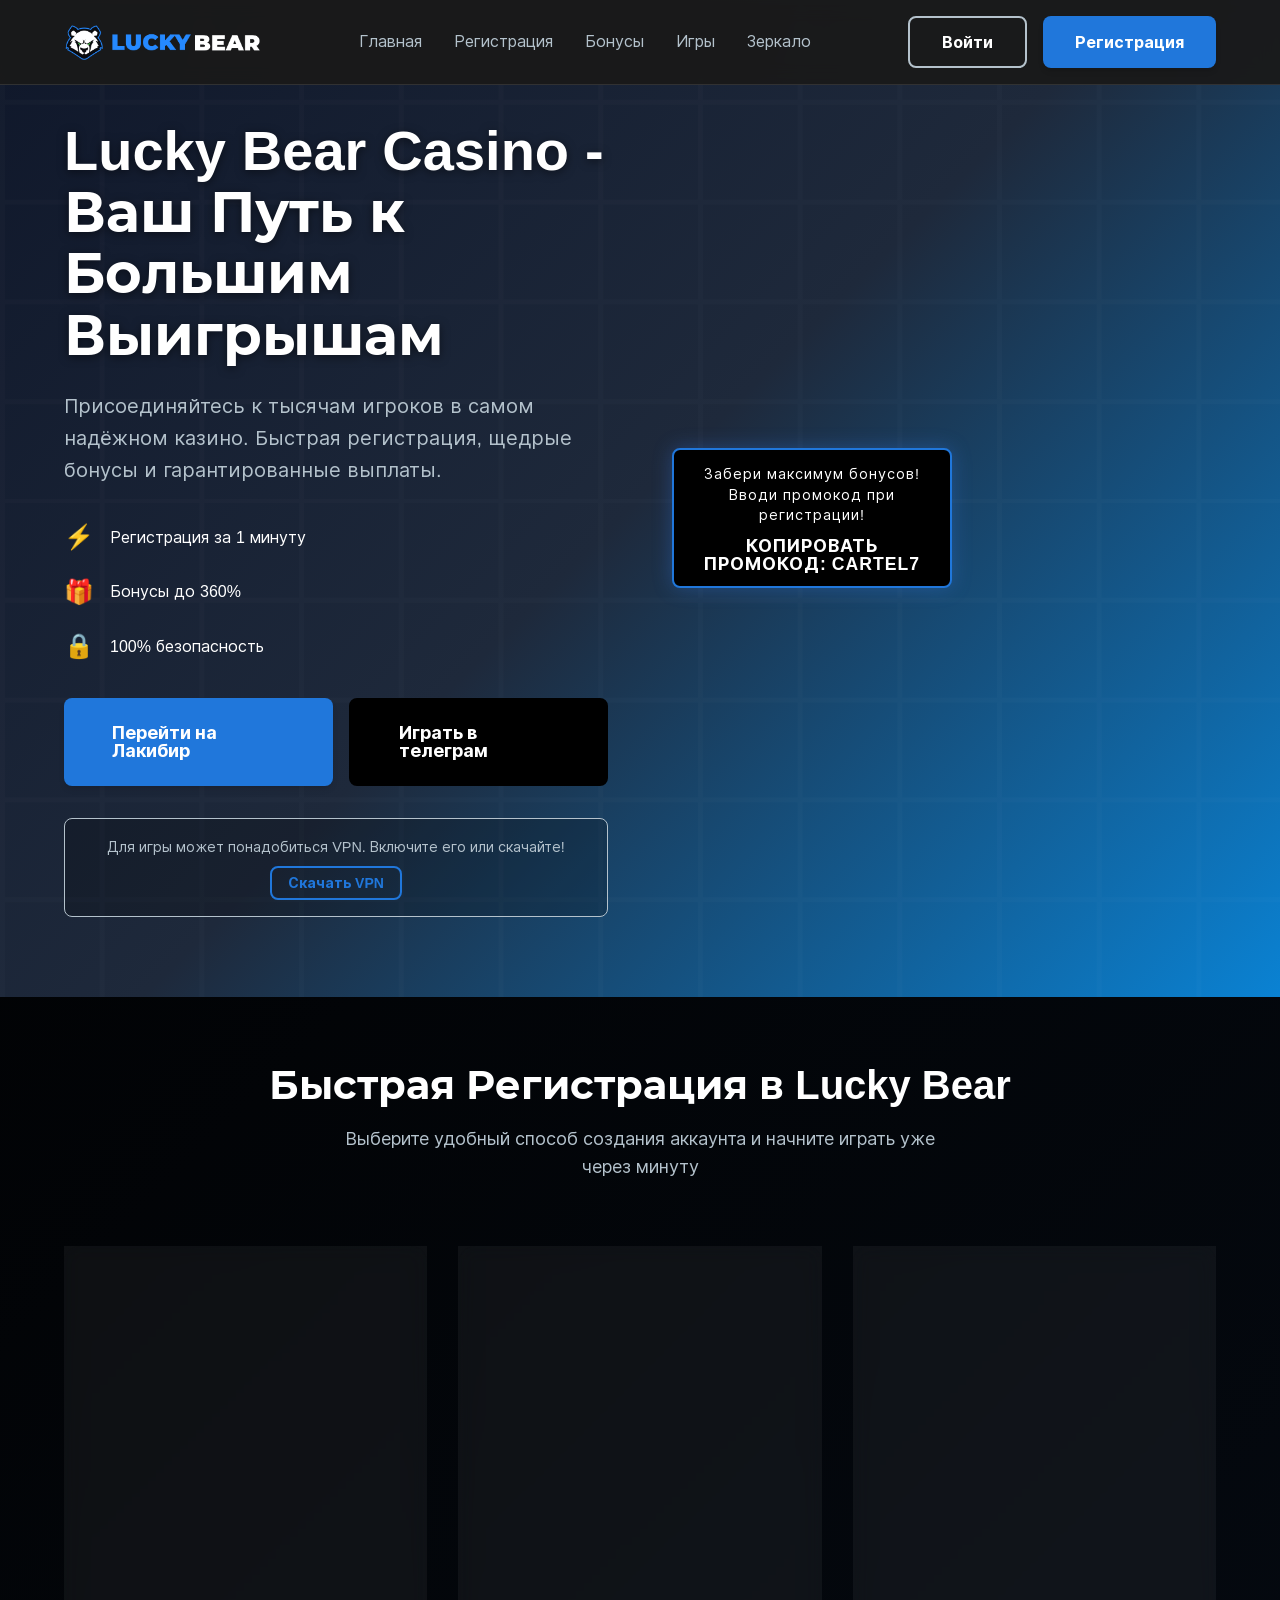
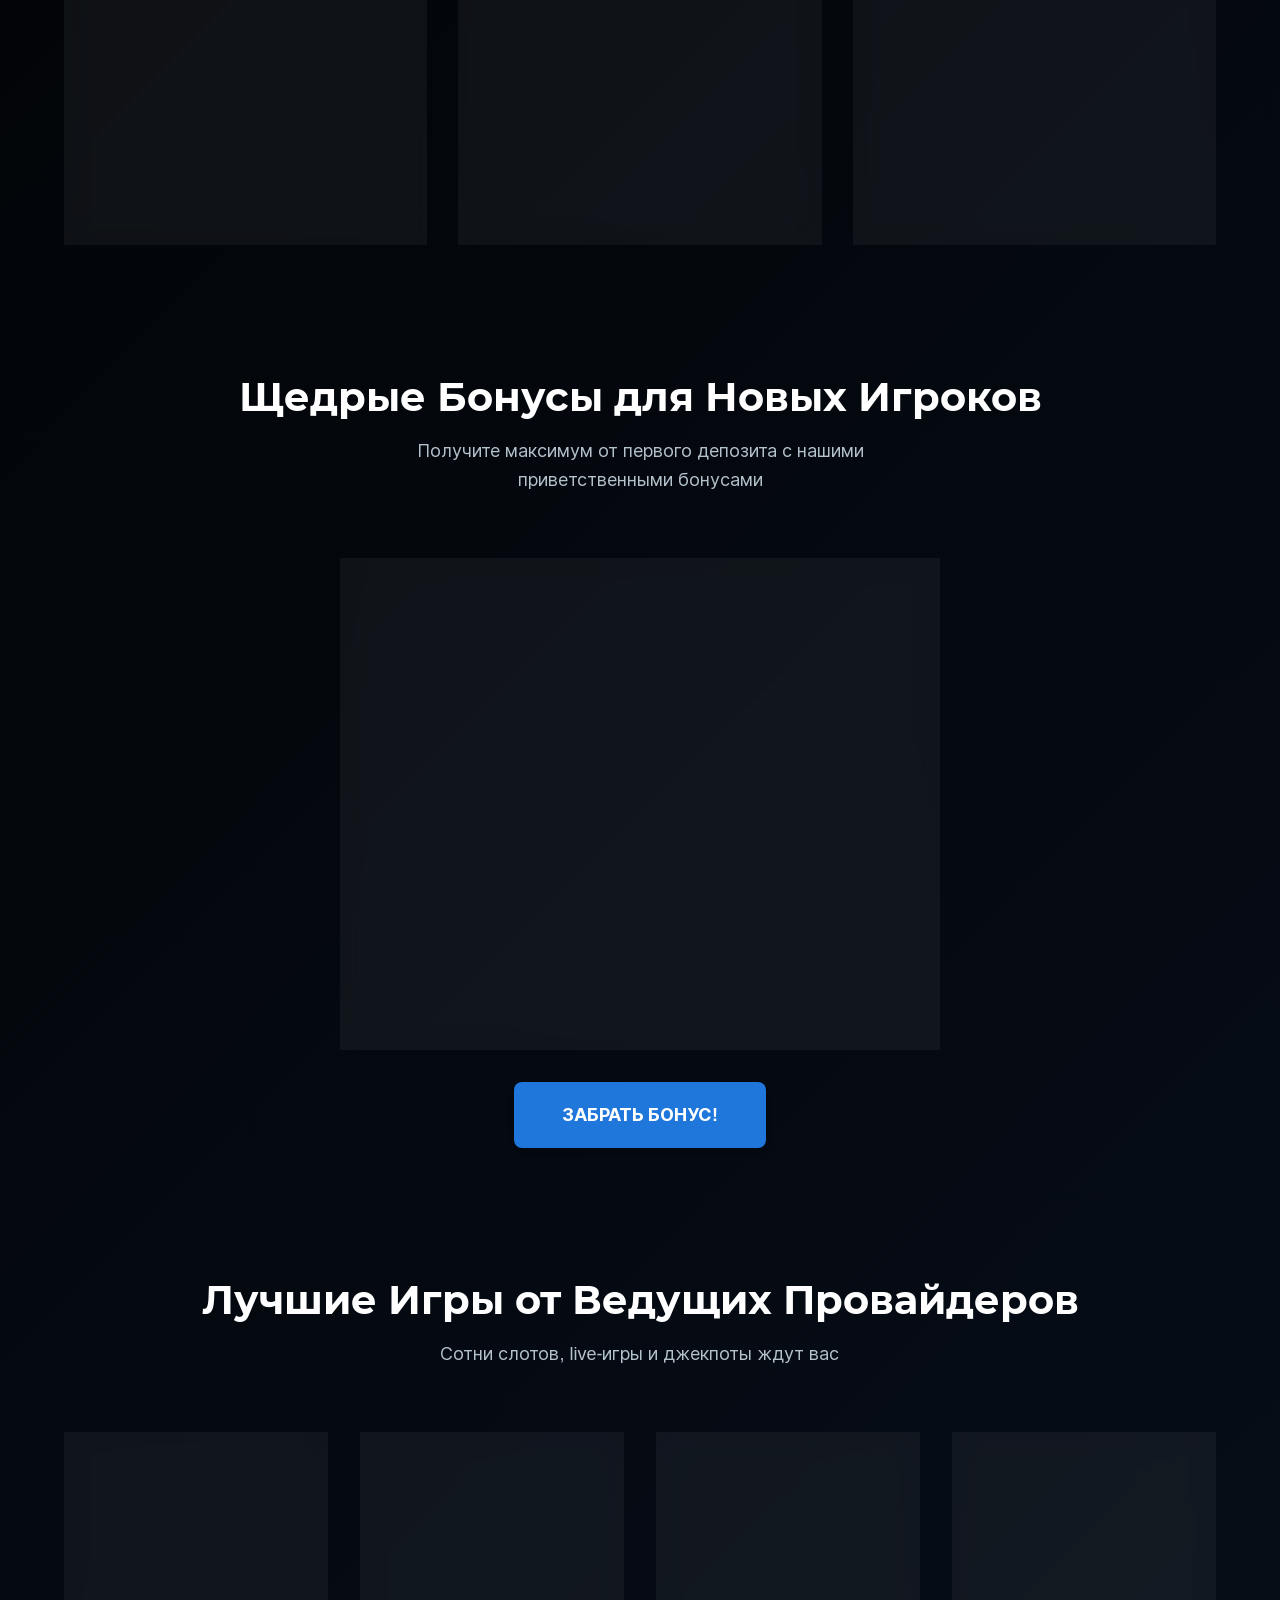
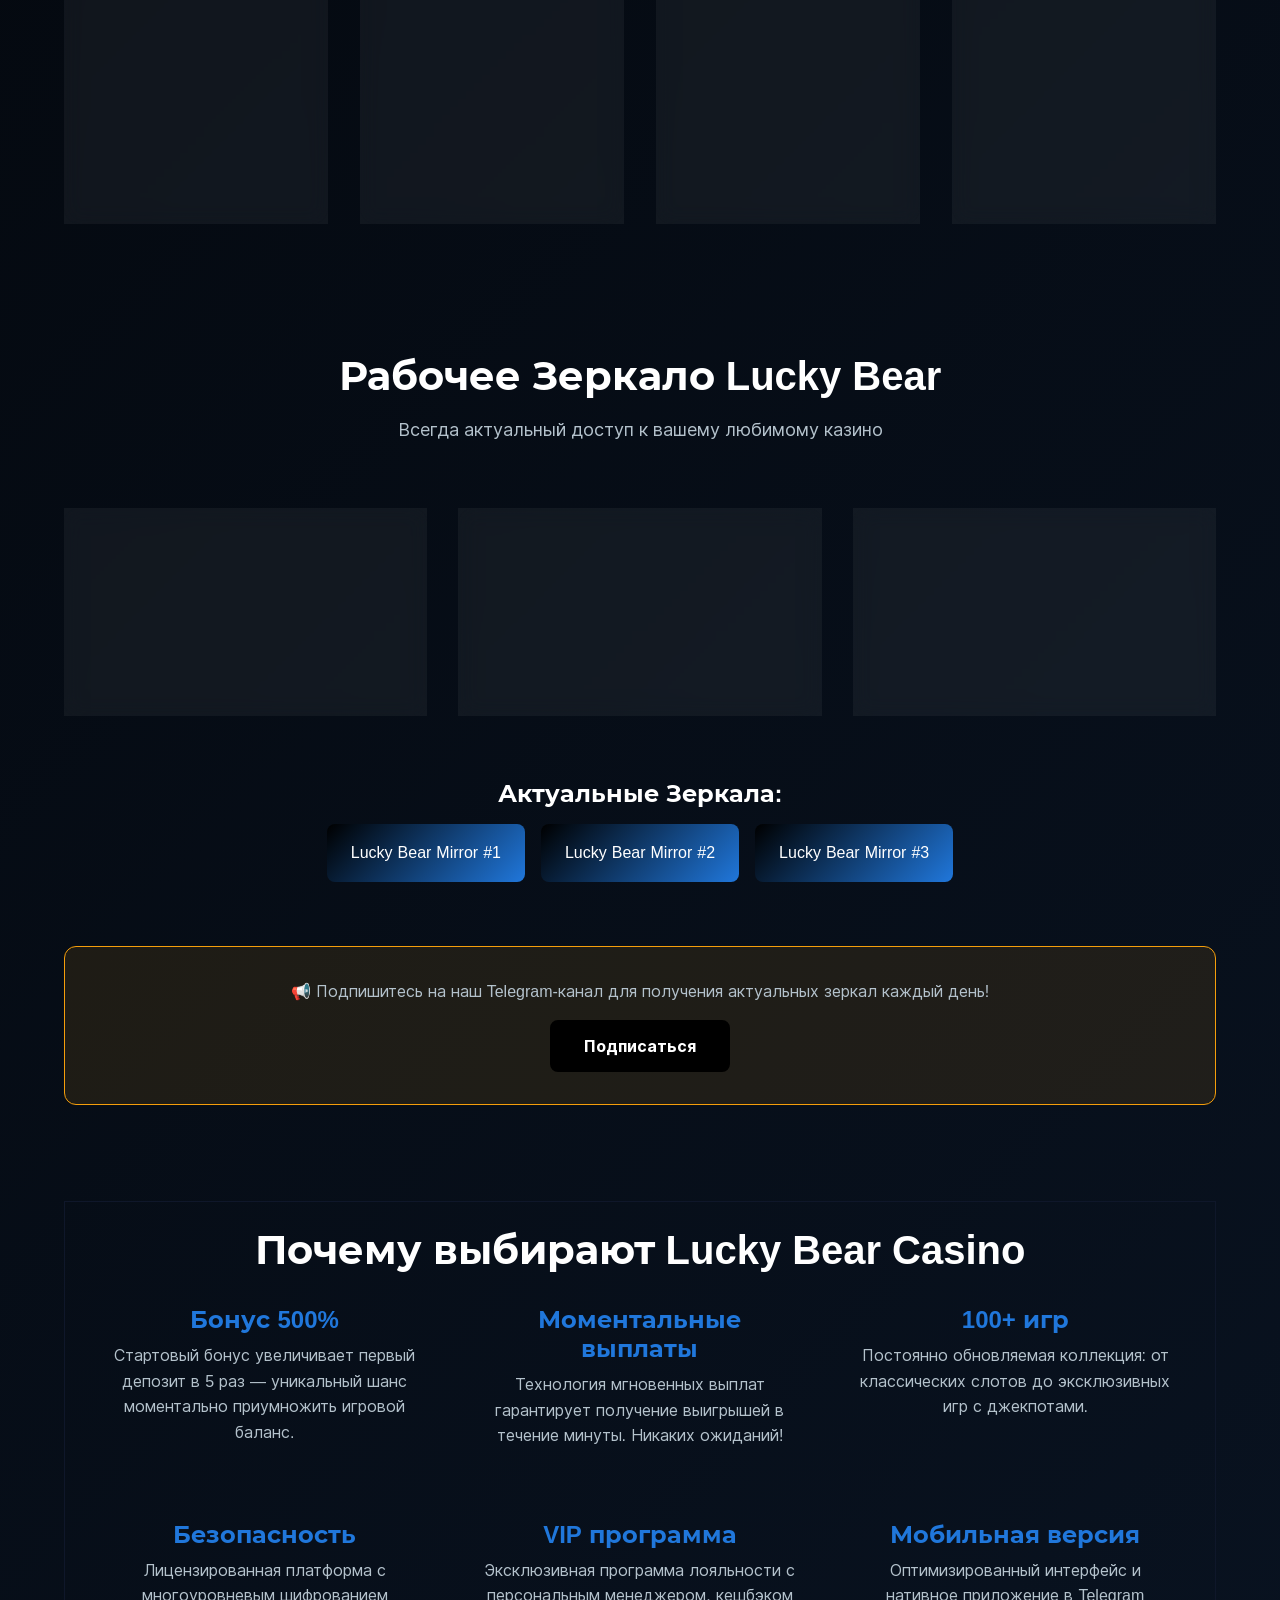
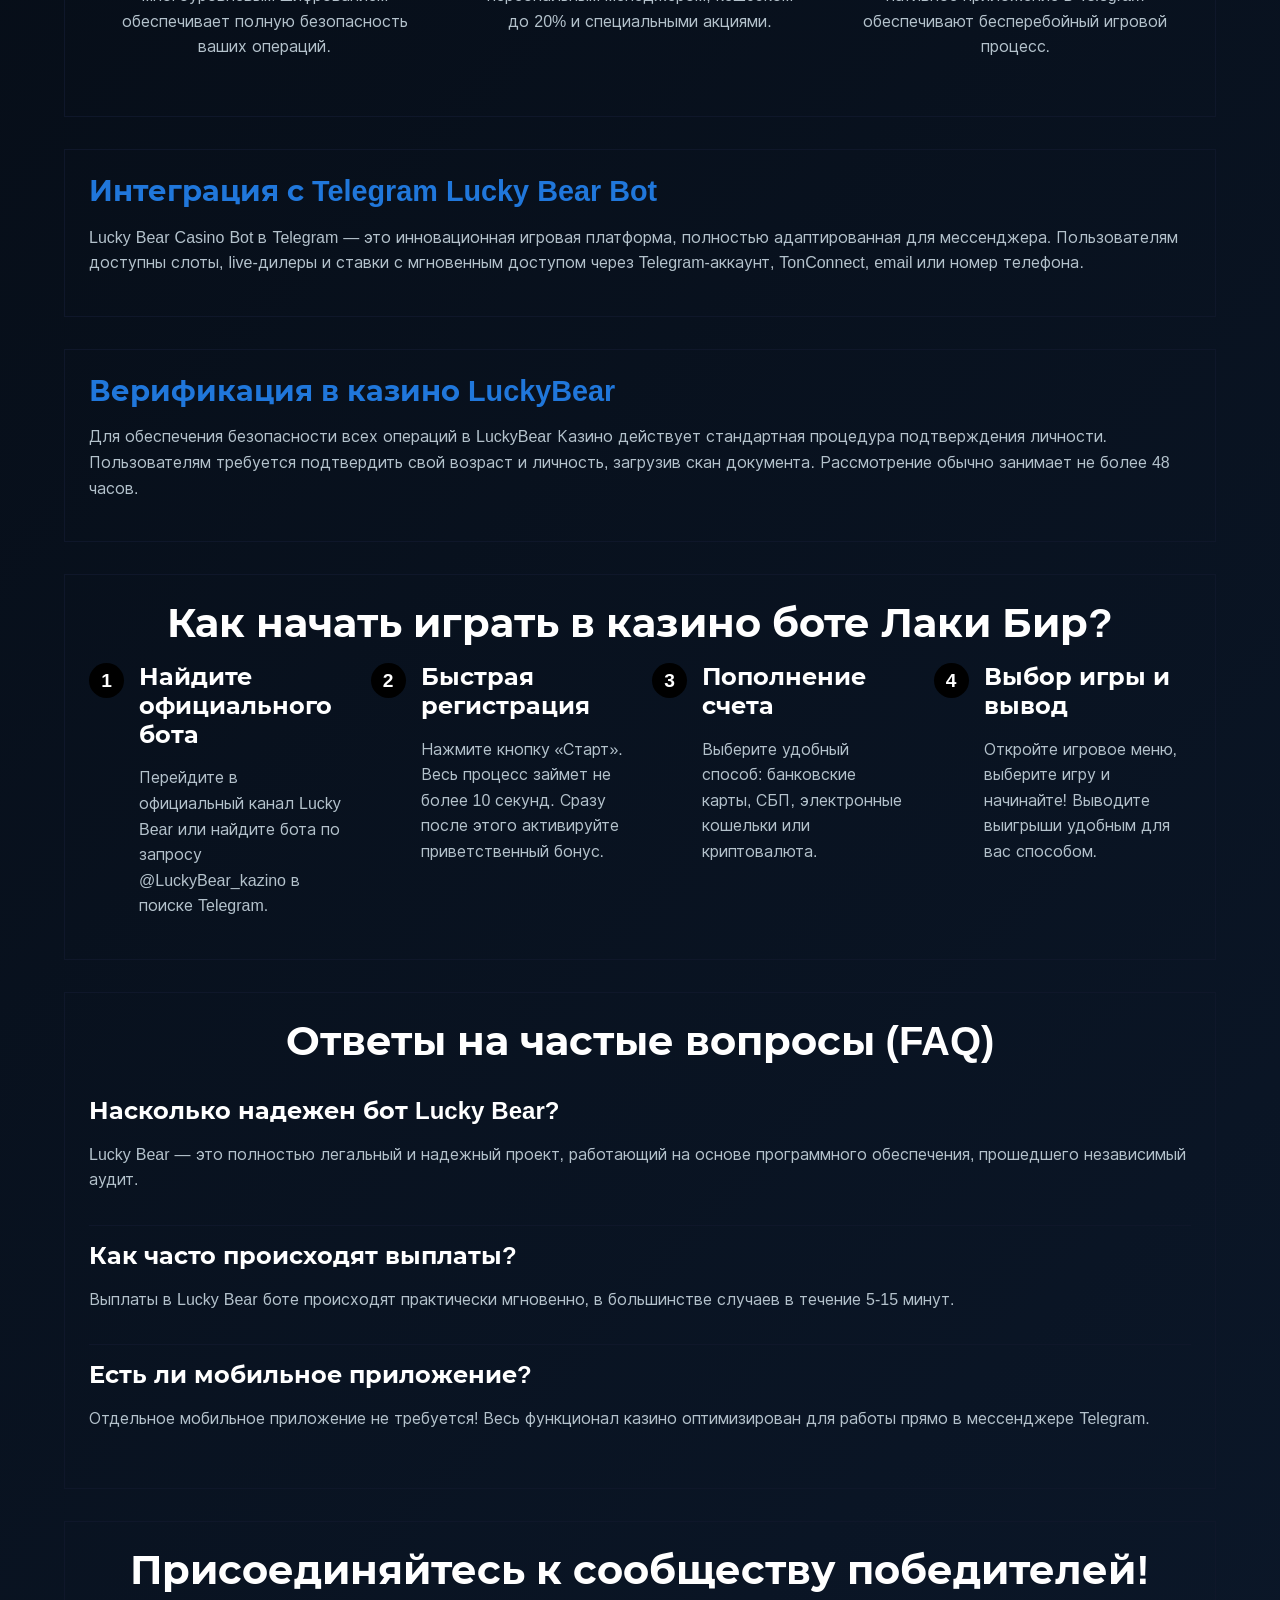
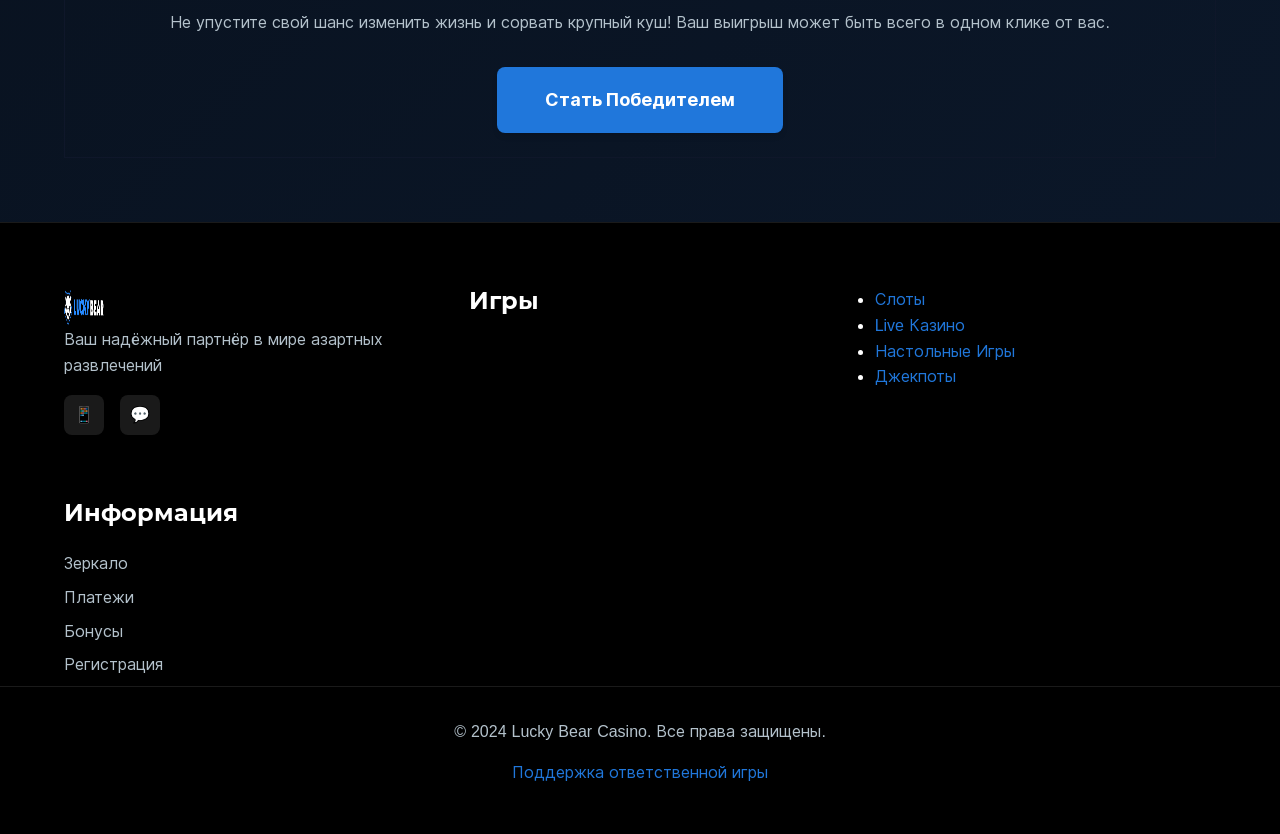
<file: index.html>
<!DOCTYPE html>
<html lang="ru">
<head>
    <meta charset="UTF-8">
    <meta name="viewport" content="width=device-width, initial-scale=1.0">
    <title>Lucky Bear Casino - Регистрация и Вход в Лаки Бир за 1 Минуту | Официальный сайт</title>
    <meta name="description" content="Регистрация в казино Lucky Bear за 1 минуту. Бонусы до 360% на первый депозит. Вход через Telegram, Google или email. Рабочее зеркало Лаки Бир всегда доступно.">
    <meta name="keywords" content="Lucky Bear, Лаки Бир, казино, регистрация, бонусы, зеркало, вход, азартные игры, слоты, депозит">
    <meta name="robots" content="index, follow">
    <meta property="og:title" content="Lucky Bear Casino - Регистрация и Вход в Лаки Бир за 1 Минуту">
    <meta property="og:description" content="Быстрая регистрация в казино Lucky Bear. Бонусы до 360% на первый депозит. Рабочее зеркало всегда доступно.">
    <meta property="og:type" content="website">
    <meta property="og:site_name" content="Lucky Bear Casino">
    
    <!-- Favicon -->
    <link rel="apple-touch-icon" sizes="180x180" href="favicon/apple-touch-icon.png">
    <link rel="icon" type="image/png" sizes="32x32" href="favicon/favicon-32x32.png">
    <link rel="icon" type="image/png" sizes="16x16" href="favicon/favicon-16x16.png">
    <link rel="manifest" href="favicon/site.webmanifest">
    <link rel="shortcut icon" href="favicon/favicon.ico">
    
    <!-- Fonts -->
    <link rel="preload" href="font/subset-Inter-Regular.woff2" as="font" type="font/woff2" crossorigin>
    <link rel="preload" href="font/subset-Inter-Bold.woff2" as="font" type="font/woff2" crossorigin>
    <link rel="preload" href="font/subset-Montserrat-Bold.woff2" as="font" type="font/woff2" crossorigin>
    
    <!-- Styles -->
    <link rel="stylesheet" href="styles.css">
    
    <!-- Link Manager Script -->
    <script src="link-manager.js" defer></script>
    <!-- Google tag (gtag.js) -->
<script async src="https://www.googletagmanager.com/gtag/js?id=G-GFP1VPVKHD"></script>
<script>
  window.dataLayer = window.dataLayer || [];
  function gtag(){dataLayer.push(arguments);}
  gtag('js', new Date());

  gtag('config', 'G-GFP1VPVKHD');
</script>
    <!-- Yandex.Metrika counter -->
<script type="text/javascript">
    (function(m,e,t,r,i,k,a){
        m[i]=m[i]||function(){(m[i].a=m[i].a||[]).push(arguments)};
        m[i].l=1*new Date();
        for (var j = 0; j < document.scripts.length; j++) {if (document.scripts[j].src === r) { return; }}
        k=e.createElement(t),a=e.getElementsByTagName(t)[0],k.async=1,k.src=r,a.parentNode.insertBefore(k,a)
    })(window, document,'script','https://mc.yandex.ru/metrika/tag.js?id=106464888', 'ym');

    ym(106464888, 'init', {ssr:true, webvisor:true, clickmap:true, ecommerce:"dataLayer", referrer: document.referrer, url: location.href, accurateTrackBounce:true, trackLinks:true});
</script>
<noscript><div><img src="https://mc.yandex.ru/watch/106464888" style="position:absolute; left:-9999px;" alt="" /></div></noscript>
<!-- /Yandex.Metrika counter -->
</head>
<body>
    <!-- Header -->
    <header class="header">
        <div class="container">
            <div class="header-content">
                <div class="logo">
                    <img src="logo-full.png" alt="Lucky Bear Casino" class="logo-img-full">
                </div>
                <nav class="nav">
                    <a href="#" data-link="siteLink" class="nav-link">Главная</a>
                    <a href="#" data-link="siteLink" class="nav-link">Регистрация</a>
                    <a href="#" data-link="siteLink" class="nav-link">Бонусы</a>
                    <a href="#" data-link="siteLink" class="nav-link">Игры</a>
                    <a href="#" data-link="siteLink" class="nav-link">Зеркало</a>
                </nav>
                <div class="header-actions">
                    <a href="#" data-link="siteLink" class="btn btn-outline">Войти</a>
                    <a href="#" data-link="siteLink" class="btn btn-primary">Регистрация</a>
                </div>
                <button class="mobile-menu-toggle" aria-label="Меню">
                    <span></span>
                    <span></span>
                    <span></span>
                </button>
            </div>
        </div>
    </header>

    <!-- Hero Section -->
    <section class="hero" id="home">
        <div class="container">
            <div class="hero-content">
                <div class="hero-text">
                    <h1 class="hero-title">Lucky Bear Casino - Ваш Путь к Большим Выигрышам</h1>
                    <p class="hero-description">Присоединяйтесь к тысячам игроков в самом надёжном казино. Быстрая регистрация, щедрые бонусы и гарантированные выплаты.</p>
                    <div class="hero-features">
                        <div class="feature">
                            <div class="feature-icon">⚡</div>
                            <span>Регистрация за 1 минуту</span>
                        </div>
                        <div class="feature">
                            <div class="feature-icon">🎁</div>
                            <span>Бонусы до 360%</span>
                        </div>
                        <div class="feature">
                            <div class="feature-icon">🔒</div>
                            <span>100% безопасность</span>
                        </div>
                    </div>
                    <div class="hero-actions">
                        <a href="#" data-link="siteLink" class="btn btn-primary btn-large">Перейти на Лакибир</a>
                        <a href="#" data-link="telegramLink" class="btn btn-secondary btn-large">Играть в телеграм</a>
                    </div>
                    <div class="vpn-info">
                        <p>Для игры может понадобиться VPN. Включите его или скачайте!</p>
                        <a href="#" data-link="vpnLink" class="btn btn-outline btn-small">Скачать VPN</a>
                    </div>
                </div>
                <div class="hero-image">
                    <button id="copy-promo-button" class="btn btn-promo">
                        <span class="promo-text-small">Забери максимум бонусов! Вводи промокод при регистрации!</span>
                        <span class="promo-text-main">Копировать промокод: CARTEL7</span>
                    </button>
                </div>
            </div>
        </div>
    </section>

    <!-- Registration Methods -->
    <section class="registration" id="registration">
        <div class="container">
            <h2 class="section-title">Быстрая Регистрация в Lucky Bear</h2>
            <p class="section-description">Выберите удобный способ создания аккаунта и начните играть уже через минуту</p>
            
            <div class="registration-methods">
                <div class="method-card">
                    <div class="method-icon">📱</div>
                    <h3>Через Telegram</h3>
                    <p>Самый быстрый способ - всего 10 секунд</p>
                    <ul class="method-features">
                        <li>Мгновенная регистрация</li>
                        <li>Не требует подтверждения</li>
                        <li>Высокая безопасность</li>
                        <li>Уведомления в мессенджере</li>
                    </ul>
                    <a href="#" data-link="telegramLink" class="btn btn-primary">Регистрация через Telegram</a>
                </div>
                
                <div class="method-card">
                    <div class="method-icon">🔍</div>
                    <h3>Через Google</h3>
                    <p>Максимальная безопасность - 15 секунд</p>
                    <ul class="method-features">
                        <li>Безопасная авторизация</li>
                        <li>Не требует пароля</li>
                        <li>Очень высокая защита</li>
                        <li>Восстановление через Google</li>
                    </ul>
                    <a href="#" data-link="siteLink" class="btn btn-primary">Регистрация через Google</a>
                </div>
                
                <div class="method-card">
                    <div class="method-icon">📧</div>
                    <h3>Через Email</h3>
                    <p>Классический способ - 1-2 минуты</p>
                    <ul class="method-features">
                        <li>Полный контроль над аккаунтом</li>
                        <li>Подтверждение по email</li>
                        <li>Высокая безопасность</li>
                        <li>Восстановление доступа</li>
                    </ul>
                    <a href="#" data-link="siteLink" class="btn btn-primary">Регистрация через Email</a>
                </div>
            </div>
        </div>
    </section>

    <!-- Bonuses Section -->
    <section class="bonuses" id="bonuses">
        <div class="container">
            <h2 class="section-title">Щедрые Бонусы для Новых Игроков</h2>
            <p class="section-description">Получите максимум от первого депозита с нашими приветственными бонусами</p>
            
            <div class="bonus-image-container">
                <img src="img/IMG_7332.PNG" alt="Бонусы Lucky Bear" class="bonus-image">
            </div>
            
            <div class="bonus-actions">
                <a href="#" data-link="siteLink" class="btn btn-primary btn-large">ЗАБРАТЬ БОНУС!</a>
            </div>
        </div>
    </section>

    <!-- Games Section -->
    <section class="games" id="games">
        <div class="container">
            <h2 class="section-title">Лучшие Игры от Ведущих Провайдеров</h2>
            <p class="section-description">Сотни слотов, live-игры и джекпоты ждут вас</p>
            
            <div class="games-grid">
                <div class="game-category">
                    <div class="category-icon">🎰</div>
                    <h3>Слоты</h3>
                    <p>Классические и современные автоматы</p>
                    <a href="#" data-link="siteLink" class="btn btn-outline">Играть</a>
                </div>
                
                <div class="game-category">
                    <div class="category-icon">🎯</div>
                    <h3>Live Казино</h3>
                    <p>Игры с живыми дилерами</p>
                    <a href="#" data-link="siteLink" class="btn btn-outline">Играть</a>
                </div>
                
                <div class="game-category">
                    <div class="category-icon">🎲</div>
                    <h3>Настольные Игры</h3>
                    <p>Рулетка, блэкджек, покер</p>
                    <a href="#" data-link="siteLink" class="btn btn-outline">Играть</a>
                </div>
                
                <div class="game-category">
                    <div class="category-icon">💰</div>
                    <h3>Джекпоты</h3>
                    <p>Прогрессивные джекпоты</p>
                    <a href="#" data-link="siteLink" class="btn btn-primary">Играть</a>
                </div>
            </div>
        </div>
    </section>

    <!-- Mirror Section -->
    <section class="mirror" id="mirror">
        <div class="container">
            <h2 class="section-title">Рабочее Зеркало Lucky Bear</h2>
            <p class="section-description">Всегда актуальный доступ к вашему любимому казино</p>
            
            <div class="mirror-info">
                <div class="mirror-features">
                    <div class="feature">
                        <div class="feature-icon">🔒</div>
                        <h4>Полная Безопасность</h4>
                        <p>Все данные и баланс сохраняются</p>
                    </div>
                    <div class="feature">
                        <div class="feature-icon">⚡</div>
                        <h4>Мгновенный Доступ</h4>
                        <p>Без потери функциональности</p>
                    </div>
                    <div class="feature">
                        <div class="feature-icon">📱</div>
                        <h4>Мобильная Версия</h4>
                        <p>Адаптировано для всех устройств</p>
                    </div>
                </div>
                
                <div class="mirror-links">
                    <h4>Актуальные Зеркала:</h4>
                    <div class="mirror-list">
                        <a href="#" data-link="siteLink" class="mirror-link">Lucky Bear Mirror #1</a>
                        <a href="#" data-link="siteLink" class="mirror-link">Lucky Bear Mirror #2</a>
                        <a href="#" data-link="siteLink" class="mirror-link">Lucky Bear Mirror #3</a>
                    </div>
                </div>
                
                <div class="mirror-updates">
                    <p>📢 Подпишитесь на наш Telegram-канал для получения актуальных зеркал каждый день!</p>
                    <a href="#" data-link="telegramLink" class="btn btn-secondary">Подписаться</a>
                </div>
            </div>
        </div>
    </section>

    <!-- SEO Blocks Section -->
    <section class="seo-blocks">
        <div class="container">
            <!-- Block 1: Why Choose Us -->
            <div class="seo-block">
                <h2 class="section-title">Почему выбирают Lucky Bear Casino</h2>
                <div class="features-grid">
                    <div class="feature-item">
                        <h4>Бонус 500%</h4>
                        <p>Стартовый бонус увеличивает первый депозит в 5 раз — уникальный шанс моментально приумножить игровой баланс.</p>
                    </div>
                    <div class="feature-item">
                        <h4>Моментальные выплаты</h4>
                        <p>Технология мгновенных выплат гарантирует получение выигрышей в течение минуты. Никаких ожиданий!</p>
                    </div>
                    <div class="feature-item">
                        <h4>100+ игр</h4>
                        <p>Постоянно обновляемая коллекция: от классических слотов до эксклюзивных игр с джекпотами.</p>
                    </div>
                    <div class="feature-item">
                        <h4>Безопасность</h4>
                        <p>Лицензированная платформа с многоуровневым шифрованием обеспечивает полную безопасность ваших операций.</p>
                    </div>
                    <div class="feature-item">
                        <h4>VIP программа</h4>
                        <p>Эксклюзивная программа лояльности с персональным менеджером, кешбэком до 20% и специальными акциями.</p>
                    </div>
                    <div class="feature-item">
                        <h4>Мобильная версия</h4>
                        <p>Оптимизированный интерфейс и нативное приложение в Telegram обеспечивают бесперебойный игровой процесс.</p>
                    </div>
                </div>
            </div>

            <!-- Block 2: Telegram Integration -->
            <div class="seo-block">
                <h3 class="subsection-title">Интеграция с Telegram Lucky Bear Bot</h3>
                <p>Lucky Bear Casino Bot в Telegram — это инновационная игровая платформа, полностью адаптированная для мессенджера. Пользователям доступны слоты, live-дилеры и ставки с мгновенным доступом через Telegram-аккаунт, TonConnect, email или номер телефона.</p>
            </div>

            <!-- Block 3: Verification -->
            <div class="seo-block">
                <h3 class="subsection-title">Верификация в казино LuckyBear</h3>
                <p>Для обеспечения безопасности всех операций в LuckyBear Казино действует стандартная процедура подтверждения личности. Пользователям требуется подтвердить свой возраст и личность, загрузив скан документа. Рассмотрение обычно занимает не более 48 часов.</p>
            </div>

            <!-- Block 4: How to Start -->
            <div class="seo-block">
                <h2 class="section-title">Как начать играть в казино боте Лаки Бир?</h2>
                <div class="steps-grid">
                    <div class="step-item">
                        <div class="step-number">1</div>
                        <h4>Найдите официального бота</h4>
                        <p>Перейдите в официальный канал Lucky Bear или найдите бота по запросу @LuckyBear_kazino в поиске Telegram.</p>
                    </div>
                    <div class="step-item">
                        <div class="step-number">2</div>
                        <h4>Быстрая регистрация</h4>
                        <p>Нажмите кнопку «Старт». Весь процесс займет не более 10 секунд. Сразу после этого активируйте приветственный бонус.</p>
                    </div>
                    <div class="step-item">
                        <div class="step-number">3</div>
                        <h4>Пополнение счета</h4>
                        <p>Выберите удобный способ: банковские карты, СБП, электронные кошельки или криптовалюта.</p>
                    </div>
                    <div class="step-item">
                        <div class="step-number">4</div>
                        <h4>Выбор игры и вывод</h4>
                        <p>Откройте игровое меню, выберите игру и начинайте! Выводите выигрыши удобным для вас способом.</p>
                    </div>
                </div>
            </div>

            <!-- Block 5: FAQ -->
            <div class="seo-block">
                <h2 class="section-title">Ответы на частые вопросы (FAQ)</h2>
                <div class="faq-list">
                    <div class="faq-item">
                        <h4>Насколько надежен бот Lucky Bear?</h4>
                        <p>Lucky Bear — это полностью легальный и надежный проект, работающий на основе программного обеспечения, прошедшего независимый аудит.</p>
                    </div>
                    <div class="faq-item">
                        <h4>Как часто происходят выплаты?</h4>
                        <p>Выплаты в Lucky Bear боте происходят практически мгновенно, в большинстве случаев в течение 5-15 минут.</p>
                    </div>
                    <div class="faq-item">
                        <h4>Есть ли мобильное приложение?</h4>
                        <p>Отдельное мобильное приложение не требуется! Весь функционал казино оптимизирован для работы прямо в мессенджере Telegram.</p>
                    </div>
                </div>
            </div>

            <!-- Block 6: Final Call to Action -->
            <div class="seo-block text-center">
                <h2 class="section-title">Присоединяйтесь к сообществу победителей!</h2>
                <p>Не упустите свой шанс изменить жизнь и сорвать крупный куш! Ваш выигрыш может быть всего в одном клике от вас.</p>
                <a href="#" data-link="siteLink" class="btn btn-primary btn-large">Стать Победителем</a>
            </div>
        </div>
    </section>

    <!-- Footer -->
    <footer class="footer">
        <div class="container">
            <div class="footer-content">
                <div class="footer-section">
                    <div class="logo">
                        <img src="logo-full.png" alt="Lucky Bear Casino" class="logo-img">
                    </div>
                    <p>Ваш надёжный партнёр в мире азартных развлечений</p>
                    <div class="footer-social">
                        <a href="#" data-link="telegramLink" aria-label="Telegram">📱</a>
                        <a href="#" data-link="siteLink" aria-label="Support">💬</a>
                    </div>
                </div>
                    <h4>Игры</h4>
                    <ul>
                        <li><a href="#" data-link="siteLink">Слоты</a></li>
                        <li><a href="#" data-link="siteLink">Live Казино</a></li>
                        <li><a href="#" data-link="siteLink">Настольные Игры</a></li>
                        <li><a href="#" data-link="siteLink">Джекпоты</a></li>
                    </ul>
                </div>
                
                <div class="footer-section">
                    <h4>Информация</h4>
                    <ul>
                        <li><a href="#" data-link="siteLink">Зеркало</a></li>
                        <li><a href="#" data-link="siteLink">Платежи</a></li>
                        <li><a href="#" data-link="siteLink">Бонусы</a></li>
                        <li><a href="#" data-link="siteLink">Регистрация</a></li>
                    </ul>
                </div>
            </div>
            
            <div class="footer-bottom">
                <p>&copy; 2024 Lucky Bear Casino. Все права защищены.</p>
                <p><a href="#" data-link="siteLink">Поддержка ответственной игры</a></p>
            </div>
        </div>
    </footer>

    <!-- Mobile Menu -->
    <div class="mobile-menu">
        <nav class="mobile-nav">
            <a href="#" data-link="siteLink" class="mobile-nav-link">Главная</a>
            <a href="#" data-link="siteLink" class="mobile-nav-link">Регистрация</a>
            <a href="#" data-link="siteLink" class="mobile-nav-link">Бонусы</a>
            <a href="#" data-link="siteLink" class="mobile-nav-link">Игры</a>
            <a href="#" data-link="siteLink" class="mobile-nav-link">Зеркало</a>
            <a href="#" data-link="siteLink" class="mobile-nav-link">Войти</a>
        </nav>
    </div>

    <!-- Scripts -->
    <script src="script.js" defer></script>
</body>
</html>
</file>
<file: styles.css>
/* CSS Custom Properties */
:root {
  /* Colors - Blue, Slate, White theme */
  --color-primary: #000000;        /* Blue */
  --color-secondary: #0c192c;      /* Dark blue-gray */
  --color-accent: #000000;         /* Accent Blue */
  --color-accent-light: #2077db;    /* Light Accent Blue */
  --color-white: #ffffff;            /* Pure white */
  --color-light: #f8fafc;           /* Off-white */
  --color-gray: #b4c2cc;            /* Light gray */
  --color-dark-gray: #0f172a;       /* Dark Slate */
  --color-success: #10b981;         /* Green for success */
  --color-warning: #f59e0b;         /* Orange for warnings */
  --color-error: #ef4444;           /* Red for errors */
  
  /* Gradients */
  --gradient-primary: linear-gradient(135deg, var(--color-primary) 0%, var(--color-secondary) 100%);
  --gradient-accent: linear-gradient(135deg, var(--color-accent) 0%, var(--color-accent-light) 100%);
  --gradient-hero: linear-gradient(135deg, #0f172a 0%, #1e293b 50%, #0a82d3 100%);
  
  /* Typography */
  --font-primary: 'Inter', -apple-system, BlinkMacSystemFont, 'Segoe UI', Roboto, sans-serif;
  --font-secondary: 'Montserrat', -apple-system, BlinkMacSystemFont, 'Segoe UI', Roboto, sans-serif;
  --font-mono: 'SF Mono', Monaco, 'Cascadia Code', 'Roboto Mono', monospace;
  
  /* Spacing */
  --spacing-xs: 0.25rem;
  --spacing-sm: 0.5rem;
  --spacing-md: 1rem;
  --spacing-lg: 1.5rem;
  --spacing-xl: 2rem;
  --spacing-2xl: 3rem;
  --spacing-3xl: 4rem;
  
  /* Border radius */
  --radius-sm: 0.375rem;
  --radius-md: 0.5rem;
  --radius-lg: 0.75rem;
  --radius-xl: 1rem;
  --radius-full: 9999px;
  
  /* Shadows */
  --shadow-sm: 0 1px 2px 0 rgba(0, 0, 0, 0.05);
  --shadow-md: 0 4px 6px -1px rgba(0, 0, 0, 0.1), 0 2px 4px -1px rgba(0, 0, 0, 0.06);
  --shadow-lg: 0 10px 15px -3px rgba(0, 0, 0, 0.1), 0 4px 6px -2px rgba(0, 0, 0, 0.05);
  --shadow-xl: 0 20px 25px -5px rgba(0, 0, 0, 0.1), 0 10px 10px -5px rgba(0, 0, 0, 0.04);
  --shadow-glow: 0 0 20px rgba(59, 130, 246, 0.3);
  
  /* Transitions */
  --transition-fast: 0.15s ease;
  --transition-normal: 0.3s ease;
  --transition-slow: 0.5s ease;
}

/* Font Face Declarations */
@font-face {
  font-family: 'Inter';
  src: url('font/subset-Inter-Regular.woff2') format('woff2');
  font-weight: 400;
  font-style: normal;
  font-display: swap;
}

@font-face {
  font-family: 'Inter';
  src: url('font/subset-Inter-Bold.woff2') format('woff2');
  font-weight: 700;
  font-style: normal;
  font-display: swap;
}

@font-face {
  font-family: 'Montserrat';
  src: url('font/subset-Montserrat-Bold.woff2') format('woff2');
  font-weight: 700;
  font-style: normal;
  font-display: swap;
}

/* Reset and Base Styles */
* {
  margin: 0;
  padding: 0;
  box-sizing: border-box;
}

html {
  scroll-behavior: smooth;
  font-size: 16px;
}

body {
  font-family: var(--font-primary);
  font-size: 1rem;
  line-height: 1.6;
  color: var(--color-white);
  background: var(--gradient-primary);
  min-height: 100vh;
  overflow-x: hidden;
}

/* Typography */
h1, h2, h3, h4, h5, h6 {
  font-family: var(--font-secondary);
  font-weight: 700;
  line-height: 1.2;
  margin-bottom: var(--spacing-md);
}

h1 { font-size: 3rem; }
h2 { font-size: 2.5rem; }
h3 { font-size: 2rem; }
h4 { font-size: 1.5rem; }
h5 { font-size: 1.25rem; }
h6 { font-size: 1.125rem; }

p {
  margin-bottom: var(--spacing-md);
  color: var(--color-gray);
}

a {
  color: var(--color-accent-light);
  text-decoration: none;
  transition: var(--transition-fast);
}

a:hover {
  color: var(--color-white);
}

/* Container */
.container {
  max-width: 1200px;
  margin: 0 auto;
  padding: 0 var(--spacing-lg);
}

/* Buttons */
.btn {
  display: inline-flex;
  align-items: center;
  justify-content: center;
  padding: var(--spacing-md) var(--spacing-xl);
  font-family: var(--font-primary);
  font-weight: 600;
  font-size: 1rem;
  line-height: 1;
  border: none;
  border-radius: var(--radius-md);
  cursor: pointer;
  text-decoration: none;
  transition: var(--transition-normal);
  position: relative;
  overflow: hidden;
}

.btn-primary {
  background: var(--color-accent-light);
  color: var(--color-white);
  box-shadow: var(--shadow-md);
}

.btn-primary:hover {
  transform: translateY(-2px);
  box-shadow: var(--shadow-lg), var(--shadow-glow);
}

.btn-secondary {
  background: var(--color-accent);
  color: var(--color-white);
  border: 2px solid var(--color-accent);
}

.btn-secondary:hover {
  background: var(--color-accent-light);
  color: var(--color-white);
  transform: translateY(-2px);
}

.btn-outline {
  background: transparent;
  color: var(--color-white);
  border: 2px solid var(--color-gray);
}

.btn-outline:hover {
  background: var(--color-white);
  color: var(--color-primary);
  transform: translateY(-2px);
}

.btn-large {
  padding: var(--spacing-lg) var(--spacing-2xl);
  font-size: 1.125rem;
}

.btn-small {
  padding: var(--spacing-sm) var(--spacing-md);
  font-size: 0.875rem;
}

/* Header */
.header {
  position: fixed;
  top: 0;
  left: 0;
  right: 0;
  z-index: 1000;
  background: rgba(26, 26, 26, 0.95);
  backdrop-filter: blur(10px);
  border-bottom: 1px solid rgba(255, 255, 255, 0.1);
}

.header-content {
  display: flex;
  align-items: center;
  justify-content: space-between;
  padding: var(--spacing-md) 0;
}

.logo {
  display: flex;
  align-items: center;
  gap: var(--spacing-sm);
}

.logo-img {
  width: 40px;
  height: 40px;
  border-radius: var(--radius-md);
}

.logo-img-full {
  height: 40px;
  width: auto;
}

.logo-text {
  font-family: var(--font-secondary);
  font-size: 1.5rem;
  font-weight: 700;
  color: var(--color-white);
}

.nav {
  display: flex;
  gap: var(--spacing-xl);
}

.nav-link {
  color: var(--color-gray);
  font-weight: 500;
  transition: var(--transition-fast);
  position: relative;
}

.nav-link:hover,
.nav-link.active {
  color: var(--color-white);
}

.nav-link::after {
  content: '';
  position: absolute;
  bottom: -5px;
  left: 0;
  width: 0;
  height: 2px;
  background: var(--gradient-accent);
  transition: var(--transition-fast);
}

.nav-link:hover::after,
.nav-link.active::after {
  width: 100%;
}

.header-actions {
  display: flex;
  gap: var(--spacing-md);
}

.mobile-menu-toggle {
  display: none;
  flex-direction: column;
  background: none;
  border: none;
  cursor: pointer;
  padding: var(--spacing-sm);
}

.mobile-menu-toggle span {
  width: 25px;
  height: 3px;
  background: var(--color-white);
  margin: 2px 0;
  transition: var(--transition-fast);
}

/* Hero Section */
.hero {
  padding: 120px 0 80px;
  background: var(--gradient-hero);
  position: relative;
  overflow: hidden;
}

.hero::before {
  content: '';
  position: absolute;
  top: 0;
  left: 0;
  right: 0;
  bottom: 0;
  background: url('data:image/svg+xml,<svg xmlns="http://www.w3.org/2000/svg" viewBox="0 0 100 100"><defs><pattern id="grid" width="10" height="10" patternUnits="userSpaceOnUse"><path d="M 10 0 L 0 0 0 10" fill="none" stroke="rgba(255,255,255,0.05)" stroke-width="1"/></pattern></defs><rect width="100" height="100" fill="url(%23grid)"/></svg>');
  opacity: 0.3;
}

.hero-content {
  display: grid;
  grid-template-columns: 1fr 1fr;
  gap: var(--spacing-3xl);
  align-items: center;
  position: relative;
  z-index: 1;
}

.hero-title {
  font-size: 3.5rem;
  font-weight: 700;
  line-height: 1.1;
  margin-bottom: var(--spacing-lg);
  color: var(--color-white);
  text-shadow: 0 2px 10px rgba(0, 0, 0, 0.5);
}

.hero-description {
  font-size: 1.25rem;
  color: var(--color-gray);
  margin-bottom: var(--spacing-xl);
}

.hero-features {
  display: flex;
  flex-direction: column;
  gap: var(--spacing-md);
  margin-bottom: var(--spacing-xl);
}

.feature {
  display: flex;
  align-items: center;
  gap: var(--spacing-md);
}

.feature-icon {
  font-size: 1.5rem;
  color: var(--color-accent-light);
}

.hero-actions {
  display: flex;
  gap: var(--spacing-md);
  margin-bottom: var(--spacing-xl);
}

.promo-banner {
  background: rgba(255, 255, 255, 0.1);
  backdrop-filter: blur(10px);
  border: 1px solid rgba(255, 255, 255, 0.2);
  border-radius: var(--radius-xl);
  padding: var(--spacing-2xl);
  text-align: center;
  position: relative;
  overflow: hidden;
}

.promo-banner::before {
  content: '';
  position: absolute;
  top: -50%;
  left: -50%;
  width: 200%;
  height: 200%;
  background: var(--gradient-accent);
  opacity: 0.1;
  animation: shimmer 3s infinite;
}

.static-promo.promo-banner::before {
    animation: none;
    background: var(--gradient-accent);
    opacity: 0.1;
}

.promo-code-container {
    display: flex;
    align-items: center;
    justify-content: center;
    gap: var(--spacing-md);
    background: var(--color-primary);
    border-radius: var(--radius-md);
    padding: var(--spacing-sm) var(--spacing-md);
    margin: var(--spacing-md) auto;
    max-width: max-content;
    cursor: pointer;
    transition: var(--transition-fast);
}

.promo-code-container:hover {
    transform: scale(1.05);
    box-shadow: var(--shadow-glow);
}

#promo-code {
    font-family: var(--font-mono);
    font-size: 1.5rem;
    font-weight: 700;
    color: var(--color-accent-light);
}

.copy-btn {
    background: none;
    border: none;
    color: var(--color-gray);
    cursor: pointer;
    padding: var(--spacing-xs);
    border-radius: var(--radius-sm);
    display: flex;
    align-items: center;
    justify-content: center;
    transition: var(--transition-fast);
}

.copy-btn:hover {
    color: var(--color-white);
    background: var(--color-dark-gray);
}

.copy-btn.copied {
    color: var(--color-success);
}

.bonus-actions {
    display: flex;
    justify-content: center;
    margin-top: 2rem;
}

.btn-promo {
    background: var(--color-accent);
    color: var(--color-white);
    border: 2px solid var(--color-accent-light);
    padding: 1.5rem;
    font-weight: 700;
    text-transform: uppercase;
    letter-spacing: 1px;
    transition: var(--transition-fast);
    box-shadow: var(--shadow-glow);
    display: flex;
    flex-direction: column;
    align-items: center;
    justify-content: center;
    text-align: center;
    width: 280px; 
    height: 140px;
}

/* SEO Blocks */
.seo-blocks {
    padding: var(--spacing-xl) 0;
}

.seo-block {
    background: var(--color-surface);
    padding: var(--spacing-lg);
    border-radius: var(--border-radius-lg);
    margin-bottom: var(--spacing-xl);
    border: 1px solid var(--color-dark-gray);
}

.subsection-title {
    font-size: 1.8rem;
    color: var(--color-accent-light);
    margin-bottom: var(--spacing-md);
}

.features-grid {
    display: grid;
    grid-template-columns: repeat(auto-fit, minmax(280px, 1fr));
    gap: var(--spacing-lg);
}

.feature-item {
    background: var(--color-background);
    padding: var(--spacing-md);
    border-radius: var(--border-radius-md);
    text-align: center;
}

.vpn-info {
    margin-top: var(--spacing-lg);
    padding: var(--spacing-md);
    background: rgba(0, 0, 0, 0.2);
    border-radius: var(--radius-md);
    text-align: center;
    border: 1px solid var(--color-gray);
}

.vpn-info p {
    margin-bottom: var(--spacing-sm);
    font-size: 0.9rem;
    color: var(--color-gray);
}

.vpn-info .btn-outline {
    border-color: var(--color-accent-light);
    color: var(--color-accent-light);
}

.vpn-info .btn-outline:hover {
    background: var(--color-accent-light);
    color: var(--color-white);
}

.feature-item h4 {
    color: var(--color-accent-light);
    margin-bottom: var(--spacing-sm);
}

.steps-grid {
    display: grid;
    grid-template-columns: repeat(auto-fit, minmax(250px, 1fr));
    gap: var(--spacing-lg);
}

.step-item {
    position: relative;
    padding-left: 50px;
}

.step-number {
    position: absolute;
    left: 0;
    top: 0;
    width: 35px;
    height: 35px;
    background: var(--color-accent);
    color: var(--color-text-light);
    border-radius: 50%;
    display: flex;
    align-items: center;
    justify-content: center;
    font-weight: 700;
    font-size: 1.2rem;
}

.faq-list .faq-item {
    border-bottom: 1px solid var(--color-dark-gray);
    padding: var(--spacing-md) 0;
}

.faq-list .faq-item:last-child {
    border-bottom: none;
}

.text-center {
    text-align: center;
}

.text-center .btn-large {
    margin-top: var(--spacing-md);
}

.promo-text-small {
    font-size: 0.9rem;
    font-weight: 400;
    margin-bottom: 0.75rem;
    line-height: 1.4;
    text-transform: none;
}

.promo-text-main {
    font-size: 1.1rem;
    font-weight: 700;
}

.btn-promo:hover {
    background: var(--color-accent-light);
    transform: translateY(-3px);
    box-shadow: 0 10px 20px rgba(59, 130, 246, 0.4);
}

.btn-promo.copied {
    background: var(--color-success);
    border-color: var(--color-success);
    cursor: default;
}

@keyframes shimmer {
  0% { transform: rotate(0deg); }
  100% { transform: rotate(360deg); }
}

.promo-banner h3 {
  font-size: 1.5rem;
  margin-bottom: var(--spacing-md);
  position: relative;
  z-index: 1;
}

.bonus-amount {
  font-size: 4rem;
  font-weight: 700;
  color: var(--color-accent-light);
  margin-bottom: var(--spacing-sm);
  position: relative;
  z-index: 1;
}

/* Sections */
section {
  padding: var(--spacing-3xl) 0;
}

.section-title {
  text-align: center;
  font-size: 2.5rem;
  margin-bottom: var(--spacing-md);
  color: var(--color-white);
}

.section-description {
  text-align: center;
  font-size: 1.125rem;
  color: var(--color-gray);
  margin-bottom: var(--spacing-3xl);
  max-width: 600px;
  margin-left: auto;
  margin-right: auto;
}

/* Registration Methods */
.registration-methods {
  display: grid;
  grid-template-columns: repeat(auto-fit, minmax(300px, 1fr));
  gap: var(--spacing-xl);
}

.method-card {
  background: rgba(255, 255, 255, 0.05);
  backdrop-filter: blur(10px);
  border: 1px solid rgba(255, 255, 255, 0.1);
  border-radius: var(--radius-xl);
  padding: var(--spacing-2xl);
  text-align: center;
  transition: var(--transition-normal);
  position: relative;
  overflow: hidden;
}

.method-card:hover {
  transform: translateY(-5px);
  box-shadow: var(--shadow-xl);
  border-color: var(--color-accent-light);
}

.method-icon {
  font-size: 3rem;
  margin-bottom: var(--spacing-lg);
}

.method-card h3 {
  font-size: 1.5rem;
  margin-bottom: var(--spacing-md);
}

.method-features {
  list-style: none;
  margin-bottom: var(--spacing-xl);
}

.method-features li {
  padding: var(--spacing-sm) 0;
  color: var(--color-gray);
  position: relative;
  padding-left: var(--spacing-lg);
}

.method-features li::before {
  content: '✓';
  position: absolute;
  left: 0;
  color: var(--color-success);
  font-weight: bold;
}

/* Bonus Table */
.bonus-image-container {
  max-width: 600px;
  margin: 0 auto var(--spacing-xl);
  background: rgba(255, 255, 255, 0.05);
  backdrop-filter: blur(10px);
  border: 1px solid rgba(255, 255, 255, 0.1);
  border-radius: var(--radius-xl);
  overflow: hidden;
}

.bonus-image {
  width: 100%;
  height: auto;
  display: block;
}

.bonus-table {
  background: rgba(255, 255, 255, 0.05);
  backdrop-filter: blur(10px);
  border: 1px solid rgba(255, 255, 255, 0.1);
  border-radius: var(--radius-xl);
  overflow: hidden;
  margin-bottom: var(--spacing-xl);
}

.bonus-row {
  display: grid;
  grid-template-columns: 1fr 1fr 1fr 1fr;
  gap: var(--spacing-md);
  padding: var(--spacing-lg);
  border-bottom: 1px solid rgba(255, 255, 255, 0.1);
  align-items: center;
}

.bonus-row.header {
  background: rgba(30, 64, 175, 0.2);
  font-weight: 600;
  color: var(--color-white);
}

.bonus-row.highlight {
  background: rgba(59, 130, 246, 0.1);
  border: 2px solid var(--color-accent-light);
}

.bonus-cell {
  text-align: center;
  font-weight: 500;
}

.bonus-terms {
  text-align: center;
  color: var(--color-warning);
  font-size: 0.875rem;
}

/* Games Grid */
.games-grid {
  display: grid;
  grid-template-columns: repeat(auto-fit, minmax(250px, 1fr));
  gap: var(--spacing-xl);
}

.game-category {
  background: rgba(255, 255, 255, 0.05);
  backdrop-filter: blur(10px);
  border: 1px solid rgba(255, 255, 255, 0.1);
  border-radius: var(--radius-xl);
  padding: var(--spacing-2xl);
  text-align: center;
  transition: var(--transition-normal);
}

.game-category:hover {
  transform: translateY(-5px);
  box-shadow: var(--shadow-xl);
  border-color: var(--color-accent-light);
}

.category-icon {
  font-size: 3rem;
  margin-bottom: var(--spacing-lg);
}

.game-category h3 {
  font-size: 1.5rem;
  margin-bottom: var(--spacing-md);
}

/* Mirror Section */
.mirror-info {
  display: grid;
  gap: var(--spacing-3xl);
}

.mirror-features {
  display: grid;
  grid-template-columns: repeat(auto-fit, minmax(250px, 1fr));
  gap: var(--spacing-xl);
}

.mirror-features .feature {
  background: rgba(255, 255, 255, 0.05);
  backdrop-filter: blur(10px);
  border: 1px solid rgba(255, 255, 255, 0.1);
  border-radius: var(--radius-lg);
  padding: var(--spacing-lg);
  text-align: center;
  display: flex;
  flex-direction: column;
  justify-content: center;
  align-items: center;
  word-wrap: break-word;
}

.mirror-links {
  text-align: center;
}

.mirror-list {
  display: flex;
  justify-content: center;
  gap: var(--spacing-md);
  margin-top: var(--spacing-md);
  flex-wrap: wrap;
}

.mirror-link {
  background: var(--gradient-accent);
  color: var(--color-white);
  padding: var(--spacing-md) var(--spacing-lg);
  border-radius: var(--radius-md);
  font-weight: 500;
  transition: var(--transition-fast);
}

.mirror-link:hover {
  transform: translateY(-2px);
  box-shadow: var(--shadow-lg);
}

.mirror-updates {
  background: rgba(245, 158, 11, 0.1);
  border: 1px solid var(--color-warning);
  border-radius: var(--radius-lg);
  padding: var(--spacing-xl);
  text-align: center;
}

/* Support Methods */
.support-methods {
  display: grid;
  grid-template-columns: repeat(auto-fit, minmax(200px, 1fr));
  gap: var(--spacing-xl);
  margin-bottom: var(--spacing-3xl);
}

.support-method {
  background: rgba(255, 255, 255, 0.05);
  backdrop-filter: blur(10px);
  border: 1px solid rgba(255, 255, 255, 0.1);
  border-radius: var(--radius-xl);
  padding: var(--spacing-2xl);
  text-align: center;
  transition: var(--transition-normal);
}

.support-method:hover {
  transform: translateY(-5px);
  box-shadow: var(--shadow-xl);
}

.support-icon {
  font-size: 2.5rem;
  margin-bottom: var(--spacing-lg);
}

.support-info {
  text-align: center;
  background: rgba(16, 185, 129, 0.1);
  border: 1px solid var(--color-success);
  border-radius: var(--radius-lg);
  padding: var(--spacing-xl);
}

/* Footer */
.footer {
  background: var(--color-primary);
  border-top: 1px solid rgba(255, 255, 255, 0.1);
  padding: var(--spacing-3xl) 0 var(--spacing-xl);
}

.footer-content {
  display: grid;
  grid-template-columns: repeat(auto-fit, minmax(250px, 1fr));
  gap: var(--spacing-3xl);
  margin-bottom: var(--spacing-3xl);
}

.footer-section h4 {
  color: var(--color-white);
  margin-bottom: var(--spacing-lg);
}

.footer-section ul {
  list-style: none;
}

.footer-section ul li {
  margin-bottom: var(--spacing-sm);
}

.footer-section ul li a {
  color: var(--color-gray);
  transition: var(--transition-fast);
}

.footer-section ul li a:hover {
  color: var(--color-accent-light);
}

.footer-social {
  display: flex;
  gap: var(--spacing-md);
  margin-top: var(--spacing-md);
}

.footer-social a {
  display: flex;
  align-items: center;
  justify-content: center;
  width: 40px;
  height: 40px;
  background: rgba(255, 255, 255, 0.1);
  border-radius: var(--radius-md);
  transition: var(--transition-fast);
}

.footer-social a:hover {
  background: var(--color-accent-light);
  transform: translateY(-2px);
}

.footer-bottom {
  text-align: center;
  padding-top: var(--spacing-xl);
  border-top: 1px solid rgba(255, 255, 255, 0.1);
  color: var(--color-gray);
}

/* Медиа-запросы для адаптивности */

/* Планшеты и меньше */
@media (max-width: 992px) {
    .nav {
        display: none; /* Скрываем основную навигацию */
    }

    .mobile-menu-toggle {
        display: flex; /* Показываем кнопку бургер-меню */
    }

    .hero-content {
        grid-template-columns: 1fr; /* Одна колонка на главном экране */
        text-align: center;
    }

    .hero-image {
        order: -1; /* Картинка над текстом */
        margin: 0 auto var(--spacing-xl);
    }

    .hero-actions {
        justify-content: center;
    }
}

/* Мобильные устройства */
@media (max-width: 576px) {
    h1 { font-size: 2.5rem; }
    h2 { font-size: 2rem; }

    .hero {
        padding: 80px 0 60px;
    }

    .btn-large {
        padding: var(--spacing-md) var(--spacing-lg);
        font-size: 1rem;
    }

    .features-grid {
        grid-template-columns: 1fr; /* Всегда одна колонка на мобильных */
    }
}

.footer-logo img {
    max-width: 100%;
    height: auto;
    object-fit: contain;
}

/* Mobile Menu */
.mobile-menu {
  position: fixed;
  top: 0;
  right: -100%;
  width: 80%;
  max-width: 300px;
  height: 100vh;
  background: var(--color-primary);
  backdrop-filter: blur(10px);
  z-index: 1001;
  transition: var(--transition-normal);
  padding: var(--spacing-3xl) var(--spacing-xl);
}

.mobile-menu.active {
  right: 0;
}

.mobile-nav {
  display: flex;
  flex-direction: column;
  gap: var(--spacing-lg);
}

.mobile-nav-link {
  color: var(--color-gray);
  font-size: 1.125rem;
  font-weight: 500;
  transition: var(--transition-fast);
}

.mobile-nav-link:hover {
  color: var(--color-white);
}

/* Responsive Design */
@media (max-width: 768px) {
  .container {
    padding: 0 var(--spacing-md);
  }
  
  .hero-content {
    grid-template-columns: 1fr;
    text-align: center;
  }
  
  .hero-title {
    font-size: 2.5rem;
  }
  
  .hero-actions {
    flex-direction: column;
    align-items: center;
  }
  
  .nav {
    display: none;
  }
  
  .header-actions {
    display: none;
  }
  
  .mobile-menu-toggle {
    display: flex;
  }
  
  .registration-methods {
    grid-template-columns: 1fr;
  }
  
  .bonus-row {
    grid-template-columns: 1fr;
    gap: var(--spacing-sm);
  }
  
  .games-grid {
    grid-template-columns: 1fr;
  }
  
  .mirror-list {
    flex-direction: column;
    align-items: center;
  }
  
  .support-methods {
    grid-template-columns: repeat(2, 1fr);
  }
  
  .footer-content {
    grid-template-columns: 1fr;
    text-align: center;
  }
}

@media (max-width: 480px) {
  .hero-title {
    font-size: 2rem;
  }
  
  .section-title {
    font-size: 2rem;
  }
  
  .support-methods {
    grid-template-columns: 1fr;
  }
  
  .bonus-amount {
    font-size: 3rem;
  }
}

/* Animations */
@keyframes fadeInUp {
  from {
    opacity: 0;
    transform: translateY(30px);
  }
  to {
    opacity: 1;
    transform: translateY(0);
  }
}

@keyframes pulse {
  0%, 100% {
    opacity: 1;
  }
  50% {
    opacity: 0.8;
  }
}

@keyframes float {
  0%, 100% {
    transform: translateY(0);
  }
  50% {
    transform: translateY(-10px);
  }
}

.fade-in-up {
  animation: fadeInUp 0.6s ease-out;
}

.pulse {
  animation: pulse 2s infinite;
}

.float {
  animation: float 3s ease-in-out infinite;
}

/* Accessibility */
@media (prefers-reduced-motion: reduce) {
  * {
    animation-duration: 0.01ms !important;
    animation-iteration-count: 1 !important;
    transition-duration: 0.01ms !important;
  }
}

/* Focus styles */
.btn:focus,
.nav-link:focus,
.method-card:focus,
.game-category:focus {
  outline: 2px solid var(--color-accent-light);
  outline-offset: 2px;
}

/* High contrast mode */
@media (prefers-contrast: high) {
  :root {
    --color-gray: #ffffff;
    --color-dark-gray: #ffffff;
  }
}

/* Print styles */
@media print {
  .header,
  .footer,
  .mobile-menu-toggle {
    display: none;
  }
  
  body {
    background: white;
    color: black;
  }
  
  .hero {
    background: none;
  }
}
</file>
